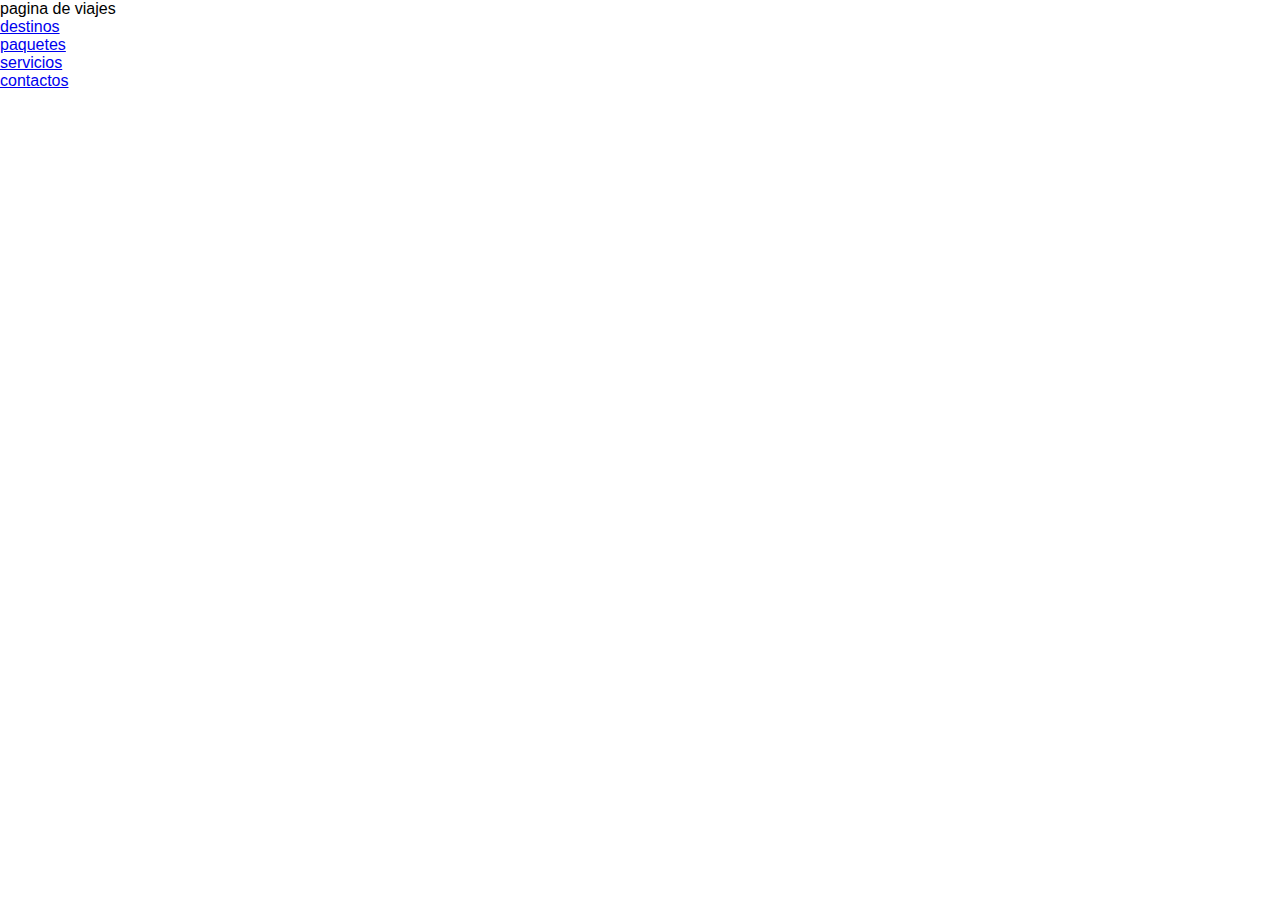
<file: index.html>
<!DOCTYPE html>
<html lang="en">
<head>
    <meta charset="UTF-8">
    <meta name="viewport">
    <title> pagina viajes</title>
    <link rel="stylesheet" href="styles.css">
</head>
<body>
    <DIV> pagina de viajes</DIV>
    <div><a href="destino.html">destinos</a></div>
    <div><a href="paquete.html">paquetes</a></div>
    <div><a href="servicios.html">servicios</a></div>
    <div><a href="contactos.html">contactos</a></div>
</body>
</html>
</file>
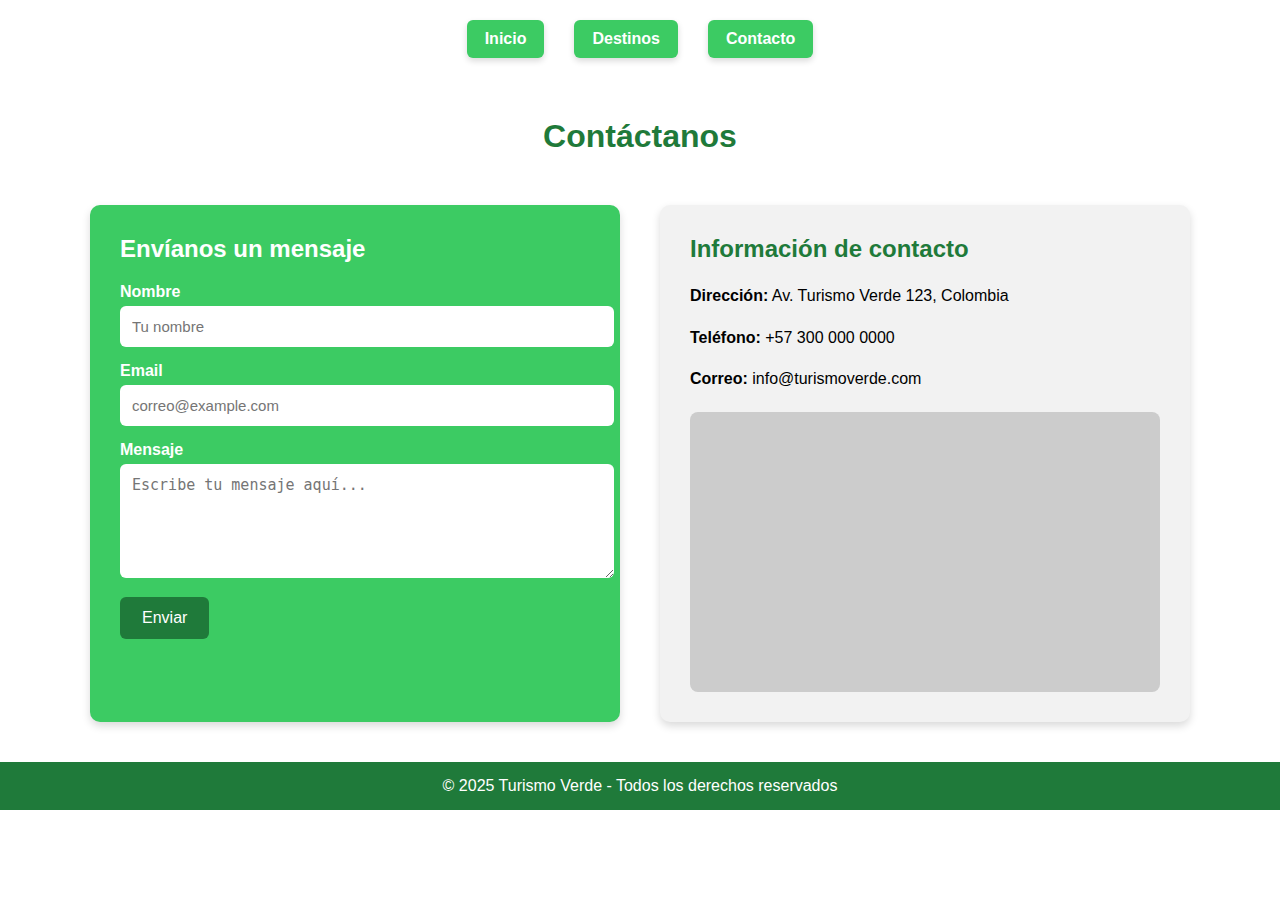
<file: contactos.html>
<!DOCTYPE html>
<html lang="es">
<head>
    <meta charset="UTF-8">
    <meta name="viewport" content="width=device-width, initial-scale=1.0">
    <title>Contacto - Turismo Verde</title>
    <link rel="stylesheet" href="contactos.css">

    
</head>

<body>

    <nav>
        <div class="nav-container">
            <a href="index.html">Inicio</a>
            <a href="destinos.html">Destinos</a>
            <a href="contacto.html">Contacto</a>
        </div>
    </nav>

    <header>
        <h1>Contáctanos</h1>
    </header>

    <div class="contact-container">

        <div class="contact-form">
            <h2>Envíanos un mensaje</h2>

            <label>Nombre</label>
            <input type="text" placeholder="Tu nombre">

            <label>Email</label>
            <input type="email" placeholder="correo@example.com">

            <label>Mensaje</label>
            <textarea rows="5" placeholder="Escribe tu mensaje aquí..."></textarea>

            <button>Enviar</button>
        </div>


        <div class="contact-info">
            <h2>Información de contacto</h2>
            <p><strong>Dirección:</strong> Av. Turismo Verde 123, Colombia</p>
            <p><strong>Teléfono:</strong> +57 300 000 0000</p>
            <p><strong>Correo:</strong> info@turismoverde.com</p>

            <div class="mapa">
            </div>
        </div>

    </div>

    <footer>
        © 2025 Turismo Verde - Todos los derechos reservados
    </footer>

</body>
</html>
</file>
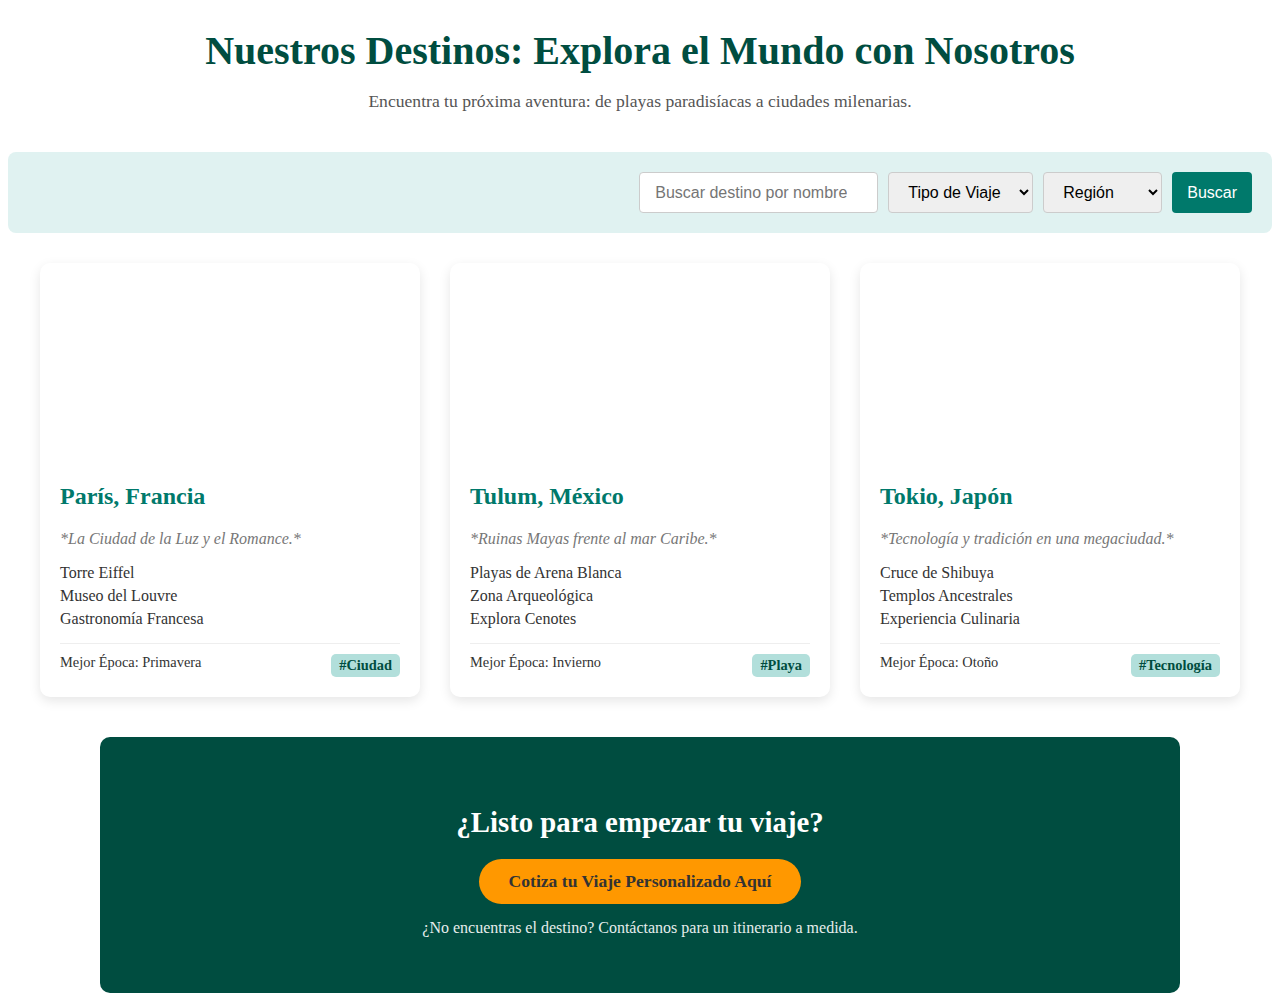
<file: destinos.html>
<!DOCTYPE html>
<html lang="es">
<head>
    <meta charset="UTF-8">
    <meta name="viewport" content="width=device-width, initial-scale=1.0">
    <title>Destinos</title>
    <link rel="stylesheet" href="style.css">
</head>
<body>
    
    </html>
    <section class="Seccion-destinos">
        
        <header class="destinos-header">
            <h1>Nuestros Destinos: Explora el Mundo con Nosotros</h1>
            <p>Encuentra tu próxima aventura: de playas paradisíacas a ciudades milenarias.</p>
        </header>

        <div class="destinos-filtros">
            <input type="search" placeholder="Buscar destino por nombre...">
            <select>
                <option value="">Tipo de Viaje</option>
                <option value="playa">Playa</option>
                <option value="ciudad">Ciudad</option>
                <option value="aventura">Aventura</option>
            </select>
            <select>
                <option value="">Región</option>
                <option value="europa">Europa</option>
                <option value="americas">Américas</option>
            </select>
            <button>Buscar</button>
        </div>

        <div class="destinos-grid">
            
            <div class="destino-card">
                <div class="card-image paris"></div>
                <div class="card-content">
                    <h2>París, Francia</h2>
                    <p class="resumen">*La Ciudad de la Luz y el Romance.*</p>
                    <ul class="destacado-list">
                        <li>Torre Eiffel</li>
                        <li>Museo del Louvre</li>
                        <li>Gastronomía Francesa</li>
                    </ul>
                    <div class="info-extra">
                        <span>Mejor Época: Primavera</span>
                        <span class="etiqueta">#Ciudad</span>
                    </div>
                </div>
            </div>
            
            <div class="destino-card">
                <div class="card-image tulum"></div>
                <div class="card-content">
                    <h2>Tulum, México</h2>
                    <p class="resumen">*Ruinas Mayas frente al mar Caribe.*</p>
                    <ul class="destacado-list">
                        <li>Playas de Arena Blanca</li>
                        <li>Zona Arqueológica</li>
                        <li>Explora Cenotes</li>
                    </ul>
                    <div class="info-extra">
                        <span>Mejor Época: Invierno</span>
                        <span class="etiqueta">#Playa</span>
                    </div>
                </div>
            </div>
            
            <div class="destino-card">
                <div class="card-image tokio"></div>
                <div class="card-content">
                    <h2>Tokio, Japón</h2>
                    <p class="resumen">*Tecnología y tradición en una megaciudad.*</p>
                    <ul class="destacado-list">
                        <li>Cruce de Shibuya</li>
                        <li>Templos Ancestrales</li>
                        <li>Experiencia Culinaria</li>
                    </ul>
                    <div class="info-extra">
                        <span>Mejor Época: Otoño</span>
                        <span class="etiqueta">#Tecnología</span>
                    </div>
                </div>
            </div>

        </div>

        <footer class="destinos-cta">
            <h3>¿Listo para empezar tu viaje?</h3>
            <a href="#" class="cta-button">Cotiza tu Viaje Personalizado Aquí</a>
            <p>¿No encuentras el destino? Contáctanos para un itinerario a medida.</p>
        </footer>

    </section>
</body>
</file>
<file: styles.css>
:root {
            --verde-claro: #3ccb63;
            --verde-oscuro: #1f7a3a;
            --blanco: #ffffff;
        }

        body {
            margin: 0;
            font-family: "Segoe UI", Arial, sans-serif;
            background: #ffffff;
        }

    


        .nav-container {
            max-width: 1200px;
            margin: auto;
            display: flex;
            justify-content: center;
            gap: 30px;
        }

        .nav-container a {
            text-decoration: none;
            color: var(--blanco);
            background: var(--verde-claro);
            padding: 10px 18px;
            border-radius: 6px;
            font-weight: bold;
            transition: 0.3s ease;
            box-shadow: 0 3px 6px rgba(0,0,0,0.15);
        }

        .nav-container a:hover {
            background: var(--verde-oscuro);
            transform: translateY(-3px);
        }

        /* Título */
        header {
            text-align: center;
            padding: 40px 0;
        }

        header h1 {
            font-size: 32px;
            color: var(--verde-oscuro);
            margin: 0;
        }
</file>
<file: contactos.css>
:root { 
            --verde-claro: #3ccb63;
            --verde-oscuro: #1f7a3a;
            --blanco: #ffffff;
        }

        body {
            margin: 0;
            font-family: "Segoe UI", Arial, sans-serif;
            background: #ffffff;
        }

        .nav-container {
            max-width: 1200px;
            margin: auto;
            display: flex;
            justify-content: center;
            gap: 30px;
            padding: 20px 0;
        }

        .nav-container a {
            text-decoration: none;
            color: var(--blanco);
            background: var(--verde-claro);
            padding: 10px 18px;
            border-radius: 6px;
            font-weight: bold;
            transition: 0.3s ease;
            box-shadow: 0 3px 6px rgba(0,0,0,0.15);
        }

        .nav-container a:hover {
            background: var(--verde-oscuro);
            transform: translateY(-3px);
        }

        header {
            text-align: center;
            padding: 40px 0 10px;
        }

        header h1 {
            font-size: 32px;
            color: var(--verde-oscuro);
            margin: 0;
        }

        .contact-container {
            max-width: 1100px;
            margin: 40px auto;
            display: grid;
            grid-template-columns: 1fr 1fr;
            gap: 40px;
            padding: 0 20px;
        }

        .contact-form {
            background: var(--verde-claro);
            padding: 30px;
            border-radius: 10px;
            box-shadow: 0 4px 8px rgba(0,0,0,0.15);
            color: var(--blanco);
        }

        .contact-form h2 {
            margin-top: 0;
            margin-bottom: 20px;
            color: var(--blanco);
        }

        .contact-form label {
            display: block;
            margin-bottom: 5px;
            font-weight: bold;
        }

        .contact-form input,
        .contact-form textarea {
            width: 100%;
            padding: 12px;
            border: none;
            border-radius: 6px;
            margin-bottom: 15px;
            font-size: 15px;
        }

        .contact-form button {
            background: var(--verde-oscuro);
            border: none;
            padding: 12px 22px;
            color: var(--blanco);
            font-size: 16px;
            border-radius: 6px;
            cursor: pointer;
            transition: 0.3s ease;
        }

        .contact-form button:hover {
            background: #155a2b;
        }

        .contact-info {
            background: #f2f2f2;
            padding: 30px;
            border-radius: 10px;
            box-shadow: 0 4px 8px rgba(0,0,0,0.15);
        }

        .contact-info h2 {
            margin-top: 0;
            color: var(--verde-oscuro);
        }

        .contact-info p {
            line-height: 1.6;
        }

        .mapa {
            margin-top: 20px;
            width: 100%;
            height: 280px;
            background: #ccc;
            border-radius: 8px;
        }

        footer {
            background: var(--verde-oscuro);
            color: var(--blanco);
            text-align: center;
            padding: 15px 0;
            margin-top: 40px;
        }

        @media (max-width: 800px) {
            .contact-container {
                grid-template-columns: 1fr;
            }
        }
</file>
<file: style.css>
/* Estilos Generales de la Sección */
.seccion-destinos {
    font-family: Arial, sans-serif;
    padding: 40px 20px;
    background-color: #f4f4f4;
}

/* 1. Encabezado */
.destinos-header {
    text-align: center;
    margin-bottom: 40px;
}

.destinos-header h1 {
    color: #004d40; /* Verde oscuro */
    font-size: 2.5em;
    margin-bottom: 10px;
}

.destinos-header p {
    color: #555;
    font-size: 1.1em;
}

/* 2. Filtros */
.destinos-filtros {
    display: flex;
    justify-content: right;
    gap: 10px;
    padding: 20px;
    background-color: #e0f2f1; /* Verde claro */
    border-radius: 8px;
    margin-bottom: 30px;
    flex-wrap: wrap; /* Para que se adapten mejor en móviles */
}

.destinos-filtros input, 
.destinos-filtros select, 
.destinos-filtros button {
    padding: 10px 15px;
    border: 1px solid #ccc;
    border-radius: 4px;
    font-size: 1em;
}

.destinos-filtros button {
    background-color: #00796b; /* Verde turquesa */
    color: white;
    cursor: pointer;
    border: none;
    transition: background-color 0.3s;
}

.destinos-filtros button:hover {
    background-color: #004d40;
}

/* 3. Cuadrícula de Destinos (Grid) */
.destinos-grid {
    display: grid;
    /* Cuadrícula de 3 columnas para escritorio */
    grid-template-columns: repeat(3, 1fr); 
    gap: 30px;
    max-width: 1200px;
    margin: 0 auto;
}

/* Estilo Base de la Tarjeta */
.destino-card {
    background-color: white;
    border-radius: 10px;
    overflow: hidden;
    box-shadow: 0 4px 12px rgba(0, 0, 0, 0.1);
    transition: transform 0.3s, box-shadow 0.3s;
}

.destino-card:hover {
    transform: translateY(-5px);
    box-shadow: 0 8px 20px rgba(0, 0, 0, 0.15);
}

/* Estilo de la Imagen de la Tarjeta */
.card-image {
    height: 200px; /* Altura fija para la imagen */
    background-size: cover;
    background-position: center;
    /* Transición para un efecto suave */
    transition: transform 0.5s ease; 
}

/* **Rutas imágenes. */
.paris { background-image: url('https://www.chooseparisregion.org/sites/default/files/news/6---Tour-Eiffel_AdobeStock_644956457_1920_72dpi.jpg'); } 
.tulum { background-image: url('https://www.cataloniahotels.com/es/blog/wp-content/uploads/2020/01/tulum-1920x1280.jpg'); } 
.tokio { background-image: url('https://img.static-kl.com/images/media/216337E7-BFE5-4AA6-9C9E180C3E5AC6A2'); } 

.destino-card:hover .card-image {
    transform: scale(1.05); /* Zoom ligero al pasar el ratón */
}

/* Contenido de la Tarjeta */
.card-content {
    padding: 20px;
}

.card-content h2 {
    color: #00796b;
    margin-top: 0;
    font-size: 1.5em;
}

.resumen {
    font-style: italic;
    color: #777;
    margin-bottom: 15px;
}

.destacado-list {
    list-style: none;
    padding: 0;
    margin-bottom: 15px;
}

.destacado-list li {
    padding-left: 1.2em;
    text-indent: -1.2em;
    margin-bottom: 5px;
    color: #333;
}

.info-extra {
    display: flex;
    justify-content: space-between;
    font-size: 0.9em;
    color: #333;
    padding-top: 10px;
    border-top: 1px solid #eee;
}

.info-extra .etiqueta {
    background-color: #b2dfdb; 
    padding: 3px 8px;
    border-radius: 5px;
    font-weight: bold;
    color: #004d40;
}

/* 4. Call to Action (CTA) */
.destinos-cta {
    text-align: center;
    padding: 40px;
    background-color: #004d40;
    color: white;
    border-radius: 10px;
    margin-top: 40px;
    max-width: 1000px;
    margin-left: auto;
    margin-right: auto;
}

.destinos-cta h3 {
    font-size: 1.8em;
    margin-bottom: 20px;
}

.cta-button {
    display: inline-block;
    background-color: #ff9800;
    color: #333;
    padding: 12px 30px;
    text-decoration: none;
    border-radius: 50px;
    font-weight: bold;
    font-size: 1.1em;
    transition: background-color 0.3s;
}

.cta-button:hover {
    background-color: #f57c00;
}

.destinos-cta p {
    margin-top: 15px;
    opacity: 0.9;
}

/* Media Query para Responsividad (Móviles) */
@media (max-width: 768px) {
    .destinos-grid {
        /* En pantallas pequeñas, solo una columna */
        grid-template-columns: 1fr; 
    }
    
    .destinos-filtros {
        /* los elementos de filtro ocupan todo el ancho */
        flex-direction: column; 
    }
    
    .destinos-header h1 {
        font-size: 2em;
    }
}
</file>
